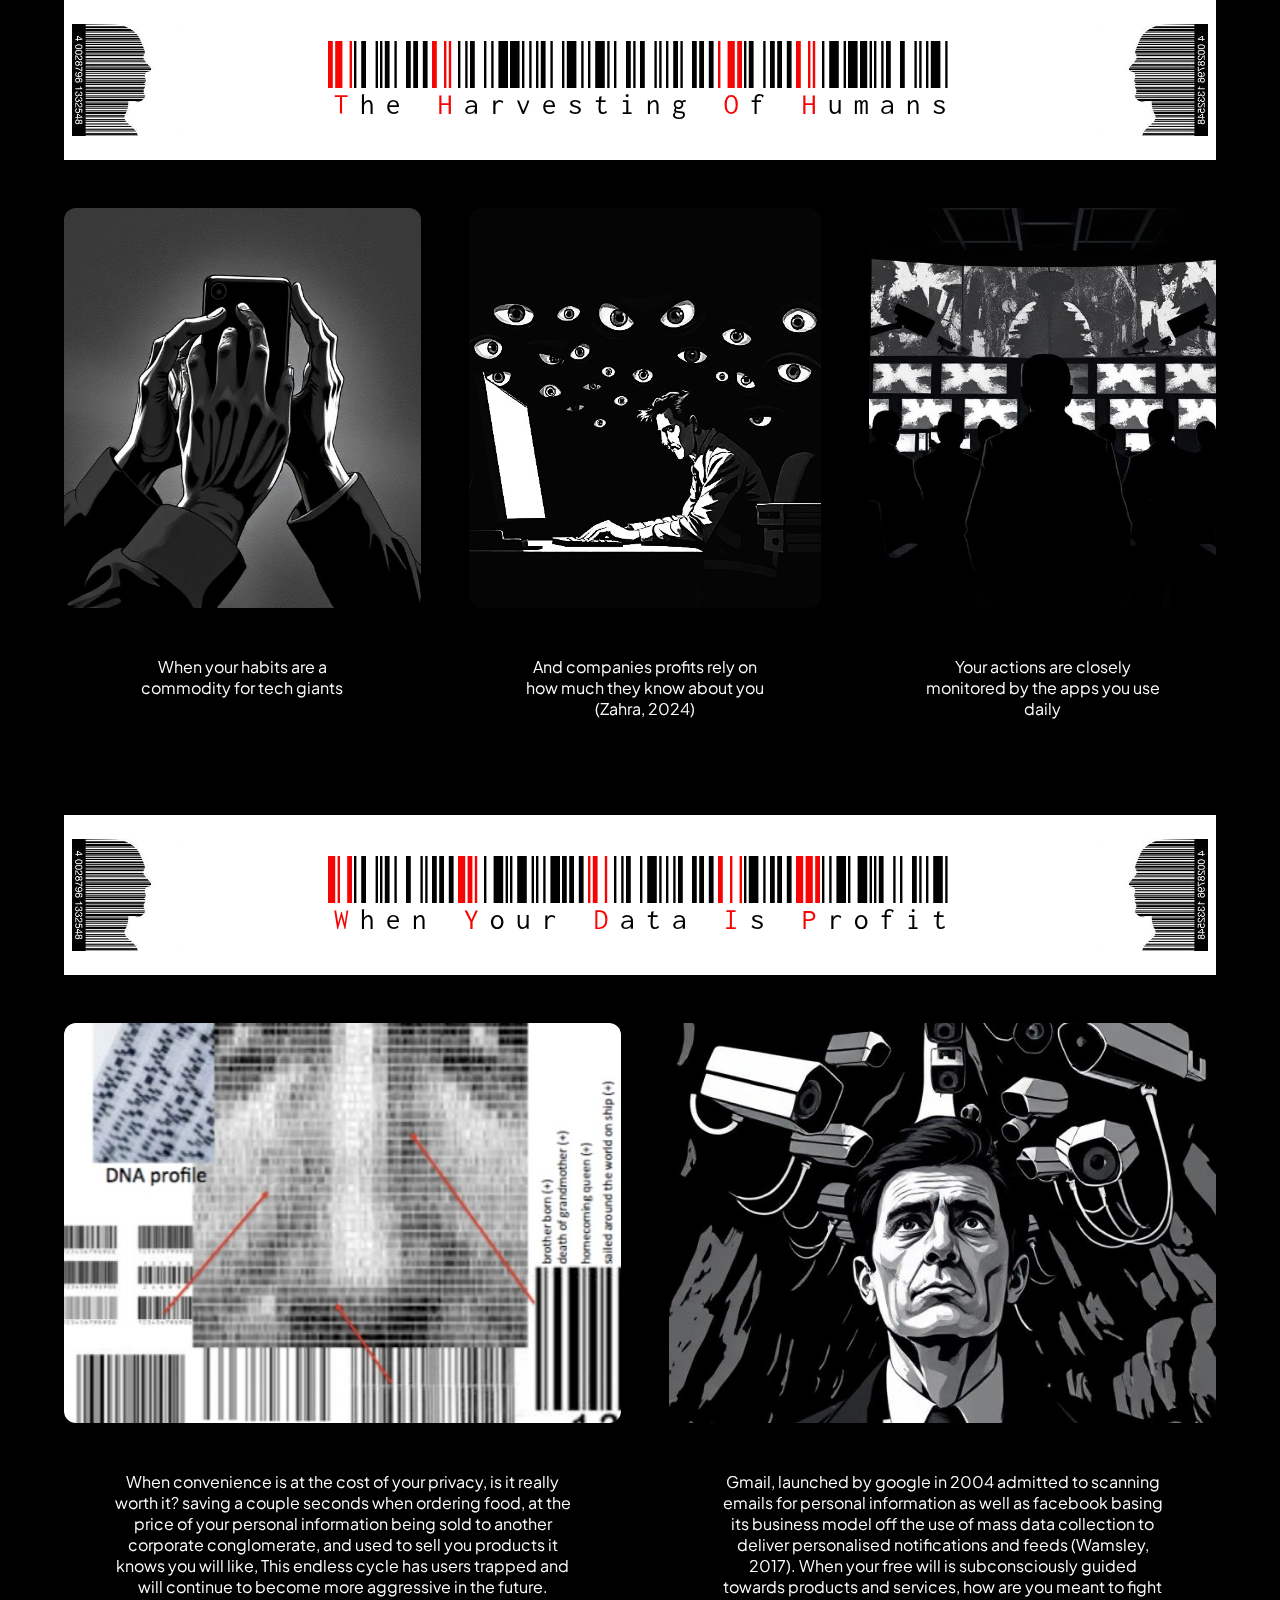
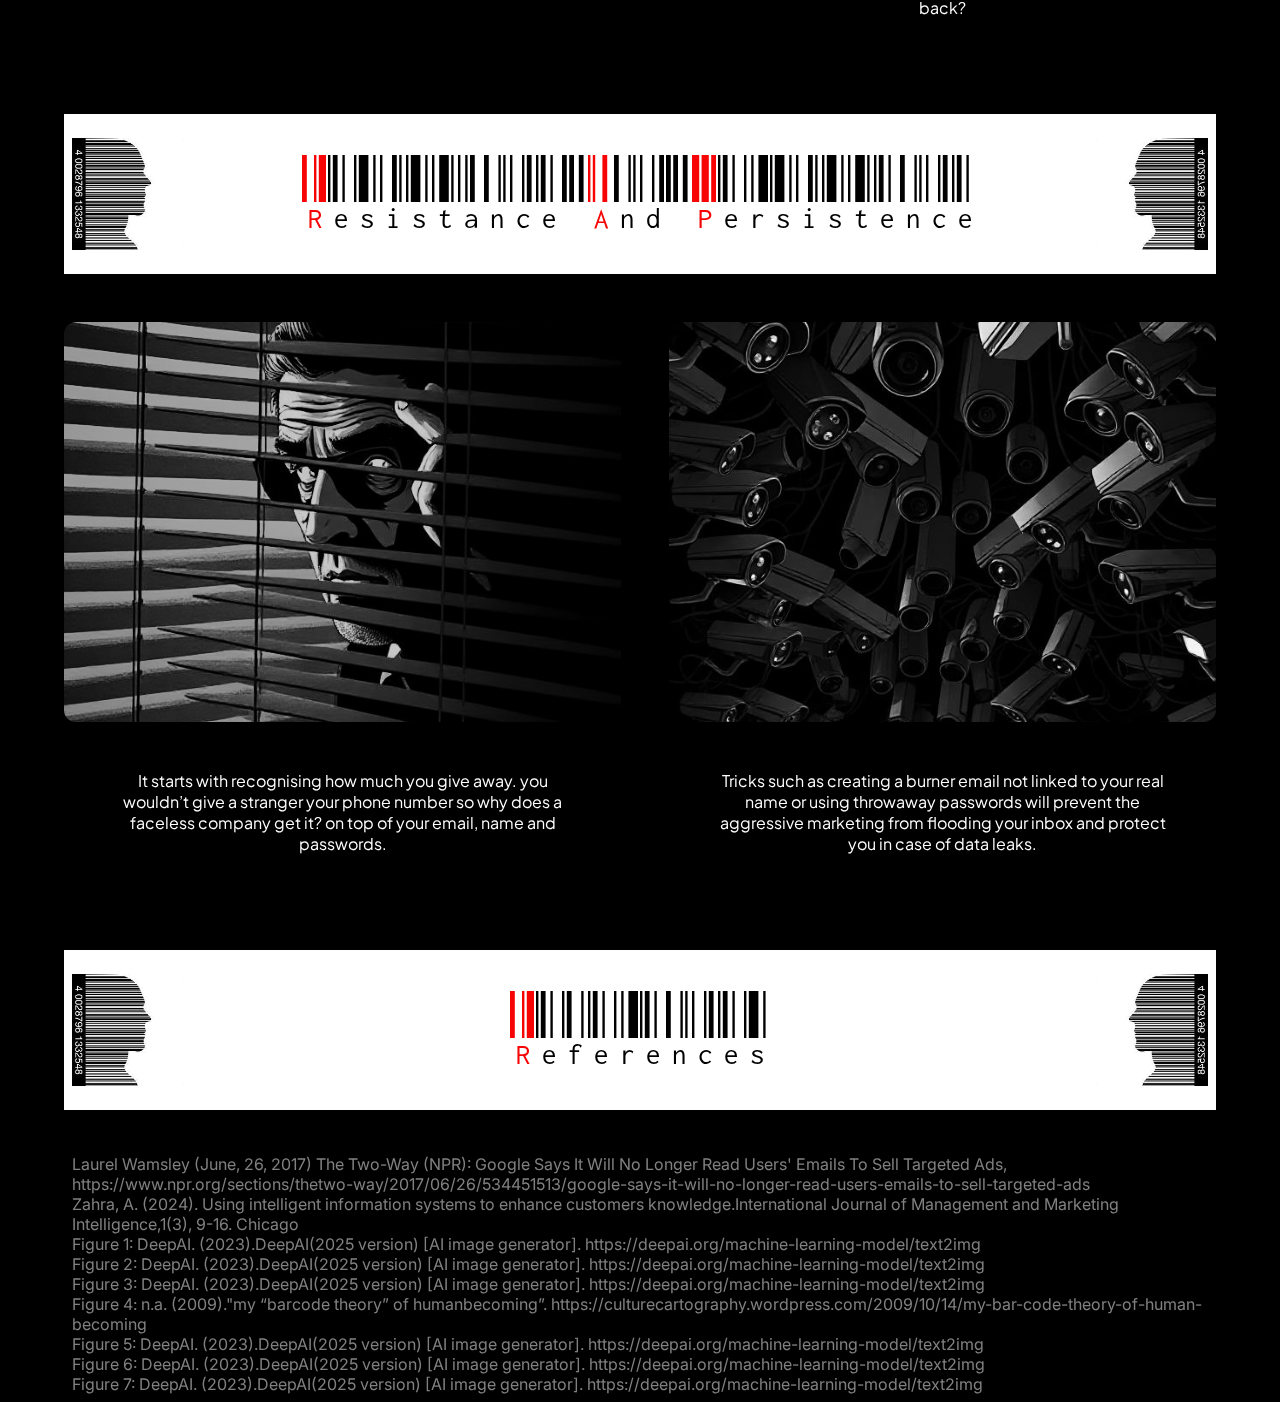
<file: index.html>
<!DOCTYPE html>

<!-- I acknowledge the use of ChatGPT in this assessment for generating CSS code snippets, the large binary background segment, and providing design suggestions. -->
<html>
<head>
    <meta charset="UTF-8" />
    <meta name="viewport" content="width=device-width, initial-scale=1">
    <title>CSS Grid Layout Example</title>
    <link href='https://fonts.googleapis.com/css?family=Inter' rel='stylesheet'>
    <link rel="stylesheet" href="style.css">
    <link rel="preconnect" href="https://fonts.googleapis.com">
    <link rel="preconnect" href="https://fonts.gstatic.com" crossorigin>
    <link href="https://fonts.googleapis.com/css2?family=Libre+Barcode+128+Text&display=swap" rel="stylesheet">
    <link rel="preconnect" href="https://fonts.googleapis.com">
    <link rel="preconnect" href="https://fonts.gstatic.com" crossorigin>
    <link href="https://fonts.googleapis.com/css2?family=Plus+Jakarta+Sans:wght@500&display=swap" rel="stylesheet">
  </head>

<body>
  <canvas id="binary-bg"></canvas>
   <div class="main-container">
<div class="banner1" id="banner1">
  <img class="banner-imageL" src="./images/barcodeHeadL.jpg" alt="Barcode Left" />
  <div class="banner-title">The Harvesting Of Humans</div>
  <img class="banner-imageR" src="./images/barcodeHeadR.jpg" alt="Barcode Right" />
</div>

    <div class="top-image" id="topImage1">
      <img class="top-image" id="topImage1" src="./images/handsPhone.jpg"></img>
      <div class="top-image-blurb" id="topImage Blurb1">When your habits are a commodity for tech giants</div>
    </div>
    <div class="top-image" id="topImage2">
      <img class="top-image" id="topImage2" src="./images/watchingMan1.jpg"></img>
      <div class="top-image-blurb" id="topImageBlurb2">And companies profits rely on how much they know about you (Zahra, 2024)</div>
    </div>
    <div class="top-image" id="topImage3">
      <img class="top-image" id="topImage3" src="./images/darkscreens.jpg"></img>
      <div class="top-image-blurb" id="topImageBlurb3">Your actions are closely monitored by the apps you use daily</div>
    </div>

<div class="banner2" id="banner2">
  <img class="banner-imageL" src="./images/barcodeHeadL.jpg" alt="Barcode Left" />
  <div class="banner-title">When Your Data Is Profit</div>
  <img class="banner-imageR" src="./images/barcodeHeadR.jpg" alt="Barcode Right" />
</div>

    <div class="mid-image" id="midImage1">
      <img class="mid-image" id="midImage1" src="./images/schizocode1.jpg"></img>
      <div class="mid-image-blurb" id="midImageBlurb1">When convenience is at the cost of your privacy, is it really worth it? saving a couple seconds when ordering food, at the price of your personal information being sold to another corporate conglomerate, and used to sell you products it knows you will like, This endless cycle has users trapped and will continue to become more aggressive in the future.</div>
    </div>
    <div class="mid-image" id="midImage2">
      <img class="mid-image" id="midImage2" src="./images/watchingMan2.jpg"></img>
      <div class="mid-image-blurb" id="midImageBlurb2">Gmail, launched by google in 2004 admitted to scanning emails for personal information as well as facebook basing its business model off the use of mass data collection to deliver personalised notifications and feeds  (Wamsley, 2017). When your free will is subconsciously guided towards products and services, how are you meant to fight back?</div>
    </div>

<div class="banner3" id="banner3">
  <img class="banner-imageL" src="./images/barcodeHeadL.jpg" alt="Barcode Left" />
  <div class="banner-title">Resistance And Persistence</div>
  <img class="banner-imageR" src="./images/barcodeHeadR.jpg" alt="Barcode Right" />
</div>

    <div class="bottom-image" id="bottomImage1">
      <img class="bottom-image" id="bottomImage1" src="./images/peakingBlinds.jpg"></img>
      <div class="bottom-image-blurb" id="bottomImageBlurb1">It starts with recognising how much you give away. you wouldn’t give a stranger your phone number so why does a faceless company get it? on top of your email, name and passwords.</div>
    </div>
    <div class="bottom-image" id="bottomImage2">
      <img class="bottom-image" id="bottomImage2" src="./images/darkcameras.jpg"></img>
      <div class="bottom-image-blurb" id="bottomImageBlurb2">Tricks such as creating a burner email not linked to your real name or using throwaway passwords will prevent the aggressive marketing from flooding your inbox and protect you in case of data leaks.</div>
    </div>

<div class="banner4" id="banner4">
  <img class="banner-imageL" src="./images/barcodeHeadL.jpg" alt="Barcode Left" />
  <div class="banner-title">References</div>
  <img class="banner-imageR" src="./images/barcodeHeadR.jpg" alt="Barcode Right" />
</div>

    <div class="reference-page" id="referencePage">
      Laurel Wamsley (June, 26, 2017) The Two-Way (NPR): Google Says It Will No Longer Read Users' Emails To Sell Targeted Ads, https://www.npr.org/sections/thetwo-way/2017/06/26/534451513/google-says-it-will-no-longer-read-users-emails-to-sell-targeted-ads
      Zahra, A. (2024). Using intelligent information systems to enhance customers knowledge.International Journal of Management and Marketing Intelligence,1(3), 9-16. Chicago
      Figure 1: DeepAI. (2023).DeepAI(2025 version) [AI image generator]. https://deepai.org/machine-learning-model/text2img
      Figure 2: DeepAI. (2023).DeepAI(2025 version) [AI image generator]. https://deepai.org/machine-learning-model/text2img  
      Figure 3: DeepAI. (2023).DeepAI(2025 version) [AI image generator]. https://deepai.org/machine-learning-model/text2img
      Figure 4: n.a. (2009)."my “barcode theory” of humanbecoming”. https://culturecartography.wordpress.com/2009/10/14/my-bar-code-theory-of-human-becoming
      Figure 5: DeepAI. (2023).DeepAI(2025 version) [AI image generator]. https://deepai.org/machine-learning-model/text2img
      Figure 6: DeepAI. (2023).DeepAI(2025 version) [AI image generator]. https://deepai.org/machine-learning-model/text2img
      Figure 7: DeepAI. (2023).DeepAI(2025 version) [AI image generator]. https://deepai.org/machine-learning-model/text2img
    </div>
  </div>

  <!-- Changes first letter of banners to red to better match the figma doc-->
<script>
document.querySelectorAll('.banner-title').forEach(el => {
  el.innerHTML = el.textContent.replace(/\b(\w)/g, '<span class="red-letter">$1</span>');
});
</script>

<!-- Codegpt's insane blackmagic ramblings DONT TOUCH! -->
<script>
const canvas = document.getElementById('binary-bg');
const ctx = canvas.getContext('2d');

function resizeCanvas() {
  canvas.width = window.innerWidth;
  canvas.height = window.innerHeight;
}

resizeCanvas();
window.addEventListener('resize', resizeCanvas);
const fontSize = 35; // smaller font for more columns
const columns = Math.floor(window.innerWidth / fontSize) * 3; // increase columns by 50%
const drops = Array.from({ length: columns }, () => Math.floor(Math.random() * (canvas.height / fontSize)));

function draw() {
  ctx.fillStyle = "rgba(0,0,0,0.7)";
  ctx.fillRect(0, 0, canvas.width, canvas.height);

  ctx.font = fontSize + "px monospace";
  ctx.fillStyle = "#F70404";
  for (let i = 0; i < drops.length; i++) {
    const text = Math.random() > 0.5 ? "0" : "1";
    ctx.fillText(text, i * fontSize, drops[i] * fontSize);

    if (drops[i] * fontSize > canvas.height && Math.random() > 0.975) {
      drops[i] = 0;
    }
    drops[i] += 0.2; // slower falling rate
  }
  const sidebarWidth = Math.floor(canvas.width * 0.18);
  ctx.fillStyle = "#000";
  ctx.fillRect(sidebarWidth, 0, canvas.width - sidebarWidth * 2, canvas.height);
}

setInterval(draw, 50); // slower interval
</script>
  </body>
</html>
</file>
<file: style.css>
/* colour palette */
:root {
    --white: #FFFFFF;
    --black: #000000;
    --red: #F70404;
    --grey: #808080;
}

/* The body of the document has a black background and is set up as a vertical flexbox. */
body {
    background-color: var(--black);
    display: flex;
    flex-direction: column;
    align-items: center;
    width: 100vw;
    min-height: 100vh;
    margin: 0;
    box-sizing: border-box;
    overflow-x: hidden;
}

.main-container {
    width: 100vw;
    max-width: 72em;
    font-family: Inter;
    margin: 0 auto;
    box-sizing: border-box;
    padding-left: 0;
    padding-right: 0;
}

/* Binary background effect code (no touching) */
#binary-bg {
  position: fixed;
  top: 0;
  left: 0;
  width: 100vw;
  height: 100vh;
  z-index: -1;
  display: block;
  background: var(--black);
}

/* Main body font import */
.plus-jakarta-sans-import {
  font-family: "Plus Jakarta Sans", sans-serif;
  font-size: 1em;
  font-weight: 500;
  font-style: normal;
}

/*Banner object styling */
.banner1,
.banner2,
.banner3,
.banner4 {
    display: flex;
    flex-direction: row;
    align-items: center;
    justify-content: space-between;
    background-color: var(--white);
    min-height: 8em;
    width: 100%;
    padding: 0;
    box-sizing: border-box;
    max-width: 100%;
    overflow-x: hidden;
}

.banner-title {
    flex: 1 1 0;
    text-align: center;
    font-family: "Libre Barcode 128 Text", cursive;
    font-size: 5em;
    padding: 0.5em 0.5em;
    box-sizing: border-box;
    word-break: break-word;
    overflow-wrap: break-word;
    max-width: 100%;
    margin: 0 auto;
}

.banner-imageL,
.banner-imageR {
    flex: 0 0 auto;
    width: 7em;
    max-width: 18vw;
    height: auto;
    object-fit: contain;
    margin: 0 0.5em;
    display: block;
}

/* Responsive adjustments for banners and barcode heads */
@media (max-width: 900px) {
  .banner-title {
    font-size: 3em;
    padding: 0.4em 0.3em;
  }
  .banner-imageL,
  .banner-imageR {
    width: 4em;
    max-width: 14vw;
    margin: 0 0.3em;
  }
}

@media (max-width: 600px) {
  .banner-title {
    font-size: 2em;
    padding: 0.3em 0.2em;
  }
  .banner-imageL,
  .banner-imageR {
    width: 2.5em;
    max-width: 10vw;
    margin: 0 0.15em;
  }
}

.red-letter {
  color: var(--red);
}

/* Image styling */
.top-image img,
.mid-image img,
.bottom-image img {
    width: 100%;
    height: 25em;
    object-fit: cover;  
    border-radius: 12px; 
    display: block;
}

/* Image Blurb styling */
.top-image-blurb,
.mid-image-blurb,
.bottom-image-blurb {
    font-family: "Plus Jakarta Sans", sans-serif;
    font-size: 1em;
    color: var(--white);
    padding: 3em;
    text-align: center;
}

/* Reference Page styling */
#referencePage {
    font-size: 1em;
    color: var(--grey);
    padding: 0.5em;
    text-align: left;
    white-space: pre-line;
}

/* Grid area naming conventions */
#banner1 {
    grid-area: ban1;
}

#topImage1 {
    grid-area: ti1;                                                                             
}

#topImage2 {
    grid-area: ti2;
}

#topImage3 {
    grid-area: ti3;
}

#banner2 {
    grid-area: ban2;
}

#midImage1 {
    grid-area: mi1;
}

#midImage2 {
    grid-area: mi2;
}

#banner3 {
    grid-area: ban3
}

#bottomImage1 {
    grid-area: bi1;
}

#bottomImage2 {
    grid-area: bi2;
}

#banner4 {
    grid-area: ban4;
}
 #referencePage {
    grid-area: ref;
 }

/* Use a flexible layout grid */
.main-container {
    display: grid;
    column-gap: 3em;
}


/* Mobile grid */
.main-container {
   grid-template:
     "ban1 ban1 ban1 ban1" minmax(8em, auto)
     " .   .   .   . " minmax(3em, auto)
     " . ti1 ti1 . " minmax(32em, auto)
     " .   .   .   . " minmax(3em, auto)
     " . ti2 ti2 . " minmax(32em, auto)
     " .   .   .   . " minmax(3em, auto)
     " . ti3 ti3 . " minmax(32em, auto)
     " .   .   .   . " minmax(3em, auto)
     "ban2 ban2 ban2 ban2" minmax(2em,auto)
     " .   .   .   . " minmax(3em, auto)
     " .  mi1 mi1 . " minmax(2em,auto)
     " .   .   .   . " minmax(3em, auto)
     " .  mi2 mi2 . " minmax(2em,auto)
     " .   .   .   . " minmax(3em, auto)
     "ban3 ban3 ban3 ban3" minmax(2em,auto)
     " .   .   .   . " minmax(3em, auto)
     " .  bi1 bi1 . " minmax(2em,auto)
     " .   .   .   . " minmax(3em, auto)
     " .  bi2 bi2 . " minmax(2em,auto)
     " .   .   .   . " minmax(3em, auto)
     "ban4 ban4 ban4 ban4" minmax(2em,auto)
     " .   .   .   . " minmax(1em, auto)
     " . ref ref . " minmax(2em,auto);
}

/* Tablet grid */
@media (min-width: 50em) {
.main-container {
   grid-template:
     "ban1 ban1 ban1 ban1 ban1 ban1 ban1 ban1" minmax(8em, auto)
     " .   .   .   .   .   .   .   . " minmax(3em, auto)
     "ti1 ti1 ti1 ti1 ti2 ti2 ti2 ti2" minmax(32em, auto)
     " .   .   .   .   .   .   .   . " minmax(3em, auto)
     " .   .  ti3 ti3 ti3 ti3   .   . " minmax(4em, auto)
     " .   .   .   .   .   .   .   . " minmax(3em, auto)
     "ban2 ban2 ban2 ban2 ban2 ban2 ban2 ban2" minmax(8em, auto)
     " .   .   .   .   .   .   .   . " minmax(3em, auto)
     "mi1 mi1 mi1 mi1 mi2 mi2 mi2 mi2" minmax(2em, auto)
     " .   .   .   .   .   .   .   . " minmax(3em, auto)
     "ban3 ban3 ban3 ban3 ban3 ban3 ban3 ban3" minmax(2em,auto)
     " .   .   .   .   .   .   .   . " minmax(3em, auto)
     "bi1 bi1 bi1 bi1 bi2 bi2 bi2 bi2" minmax(2em,auto)
     " .   .   .   .   .   .   .   . " minmax(3em, auto)
     "ban4 ban4 ban4 ban4 ban4 ban4 ban4 ban4" minmax(2em,auto)
     " .   .   .   .   .   .   .   . " minmax(1em, auto)
     "ref ref ref ref ref ref ref ref" minmax(2em,auto);
    }
}

/* Desktop grid */
@media (min-width: 75em) {
.main-container {
   grid-template:
     "ban1 ban1 ban1 ban1 ban1 ban1 ban1 ban1 ban1 ban1 ban1 ban1" minmax(8em, auto)
     " .   .   .   .   .   .   .   .   .   .   .   . " minmax(3em, auto)
     "ti1 ti1 ti1 ti1 ti2 ti2 ti2 ti2 ti3 ti3 ti3 ti3" minmax(32em, auto)
     " .   .   .   .   .   .   .   .   .   .   .   . " minmax(3em, auto)
     "ban2 ban2 ban2 ban2 ban2 ban2 ban2 ban2 ban2 ban2 ban2 ban2" minmax(8em, auto)
     " .   .   .   .   .   .   .   .   .   .   .   . " minmax(3em, auto)
     "mi1 mi1 mi1 mi1 mi1 mi1 mi2 mi2 mi2 mi2 mi2 mi2" minmax(2em, auto)
     " .   .   .   .   .   .   .   .   .   .   .   . " minmax(3em, auto)
     "ban3 ban3 ban3 ban3 ban3 ban3 ban3 ban3 ban3 ban3 ban3 ban3" minmax(2em,auto)
     " .   .   .   .   .   .   .   .   .   .   .   . " minmax(3em, auto)
     "bi1 bi1 bi1 bi1 bi1 bi1 bi2 bi2 bi2 bi2 bi2 bi2" minmax(2em,auto)
     " .   .   .   .   .   .   .   .   .   .   .   . " minmax(3em, auto)
     "ban4 ban4 ban4 ban4 ban4 ban4 ban4 ban4 ban4 ban4 ban4 ban4" minmax(2em,auto)
     " .   .   .   .   .   .   .   .   .   .   .   . " minmax(1em, auto)
     "ref ref ref ref ref ref ref ref ref ref ref ref" minmax(2em,auto);
    }
}
</file>
